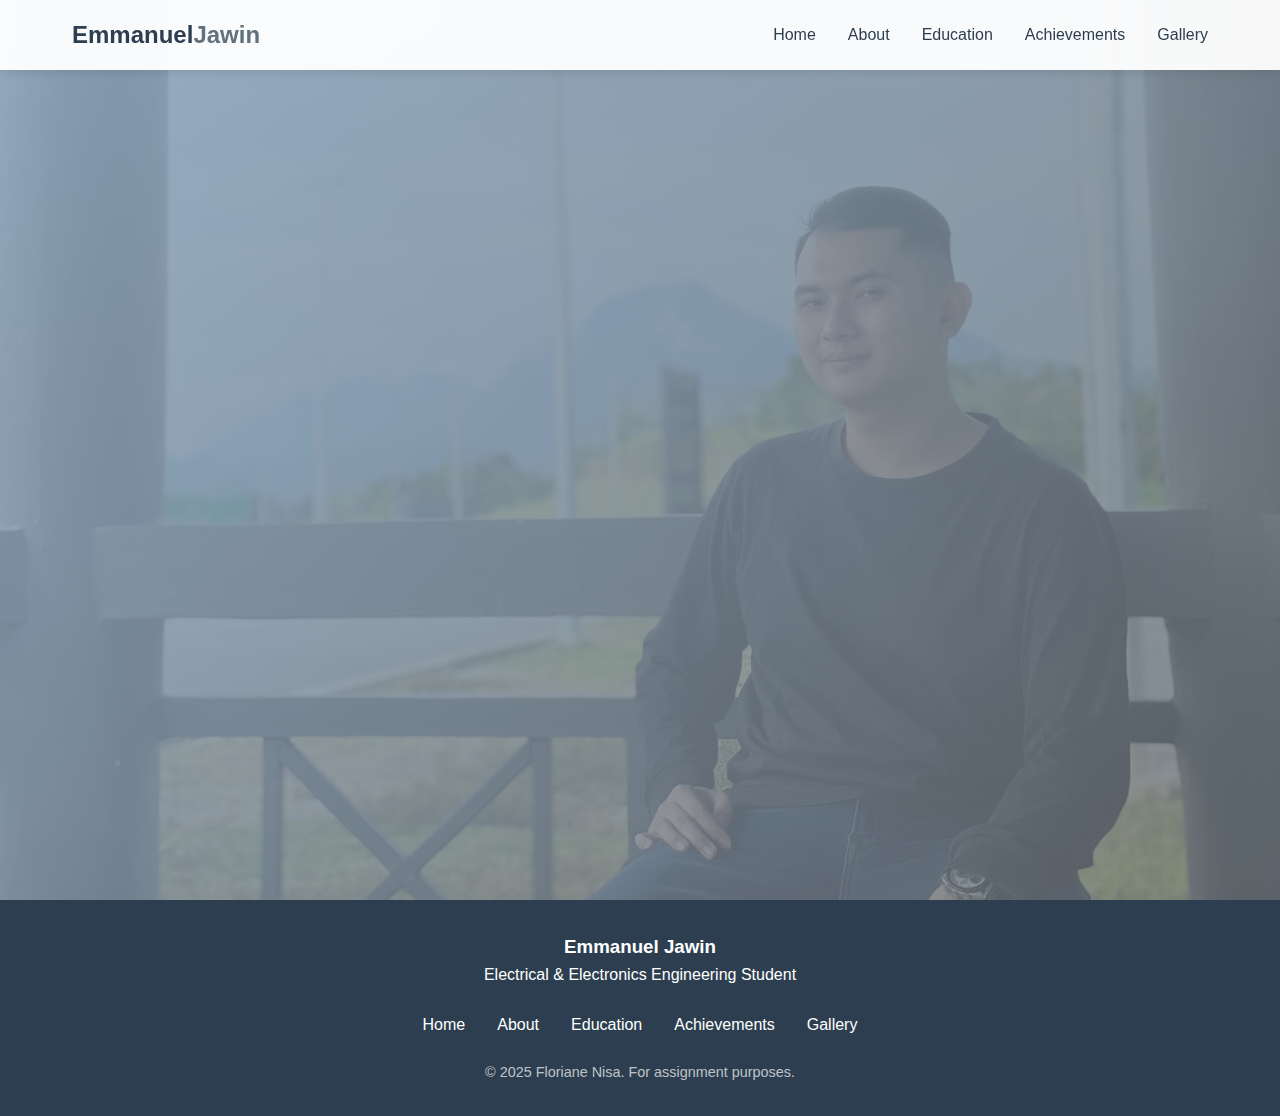
<file: index.html>
<!DOCTYPE html>
<html><head><meta charset="utf-8"/><meta content="width=device-width, initial-scale=1.0" name="viewport"/><title>Emmanuel - Home</title><link href="style.css" rel="stylesheet"/><link href="https://cdnjs.cloudflare.com/ajax/libs/font-awesome/6.4.0/css/all.min.css" rel="stylesheet"/></head><body><nav id="navbar">
<div class="nav-container">
<a class="logo" href="index.html">Emmanuel<span>Jawin</span></a>
<button class="mobile-menu-btn" id="mobileMenuBtn">
<i class="fas fa-bars"></i>
</button>
<ul class="nav-links" id="navLinks">
<li><a href="index.html">Home</a></li>
<li><a href="about.html">About</a></li>
<li><a href="education.html">Education</a></li>
<li><a href="achievements.html">Achievements</a></li>
<li><a href="gallery.html">Gallery</a></li>

</ul>
</div>
</nav><section class="hero" id="home">
<div class="hero-content">
<h1>Emmanuel Jawin</h1>
<h2>Electrical &amp; Electronics Engineering Student</h2>
<p>Bachelor of Electrical and Electronics Engineering with Honours student with current CGPA of 3.40, passionate about applying theoretical knowledge to real-world engineering challenges.</p>
<div>
<a class="btn btn-outline" href="about.html">Learn More</a>
</div>
<div class="social-icons">
<a href="#"><i class="fab fa-linkedin"></i></a>
<a href="#"><i class="fab fa-github"></i></a>
<a href="#"><i class="fab fa-twitter"></i></a>
<a href="mailto:emmanueljawin@gmail.com"><i class="fas fa-envelope"></i></a>
</div>
</div>
</section><footer>
<div class="footer-content">
<h3>Emmanuel Jawin</h3>
<p>Electrical &amp; Electronics Engineering Student</p>
<ul class="footer-links">
<li><a href="index.html">Home</a></li>
<li><a href="about.html">About</a></li>
<li><a href="education.html">Education</a></li>
<li><a href="achievements.html">Achievements</a></li>
<li><a href="gallery.html">Gallery</a></li> 
</ul>
<p class="copyright">© 2025 Floriane Nisa. For assignment purposes.</p>
</div>
</footer><a class="back-to-top" href="index.html" id="backToTop">
<i class="fas fa-arrow-up"></i>
</a><script src="script.js"></script></body></html>
</file>
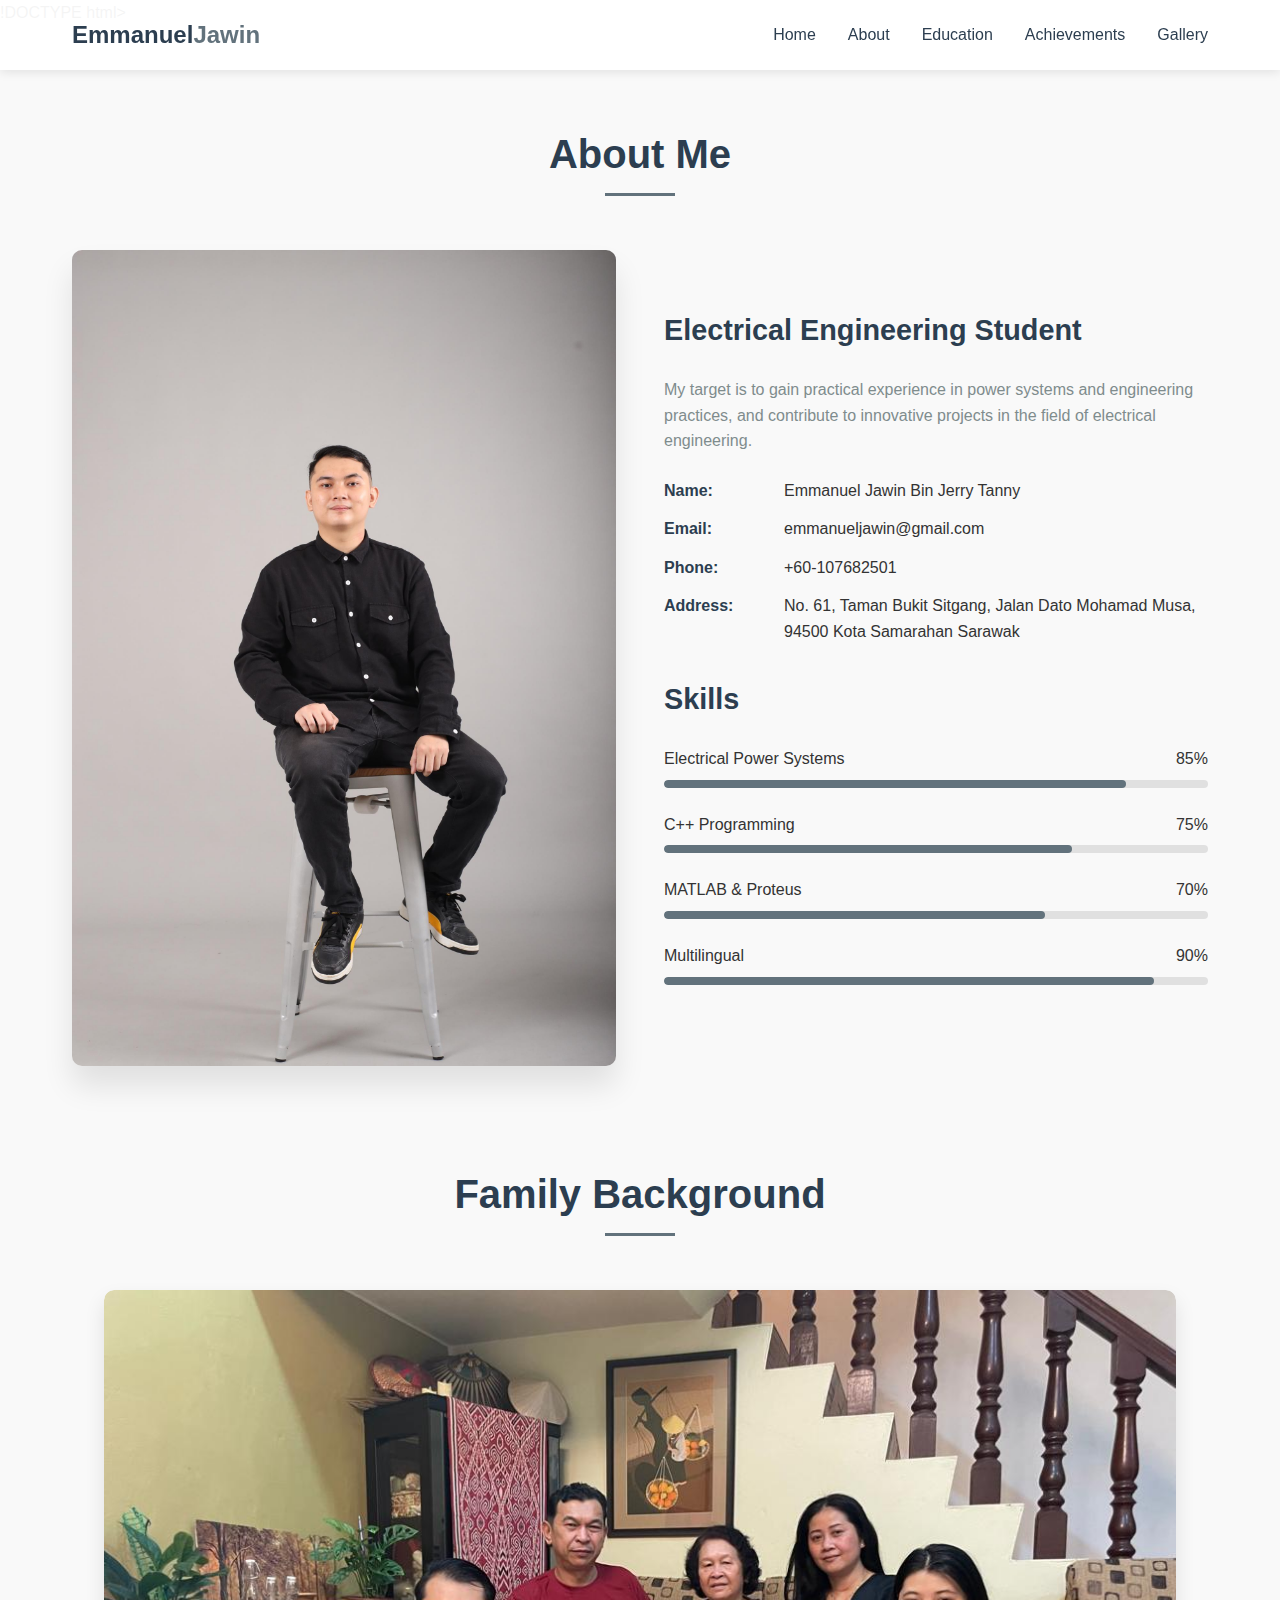
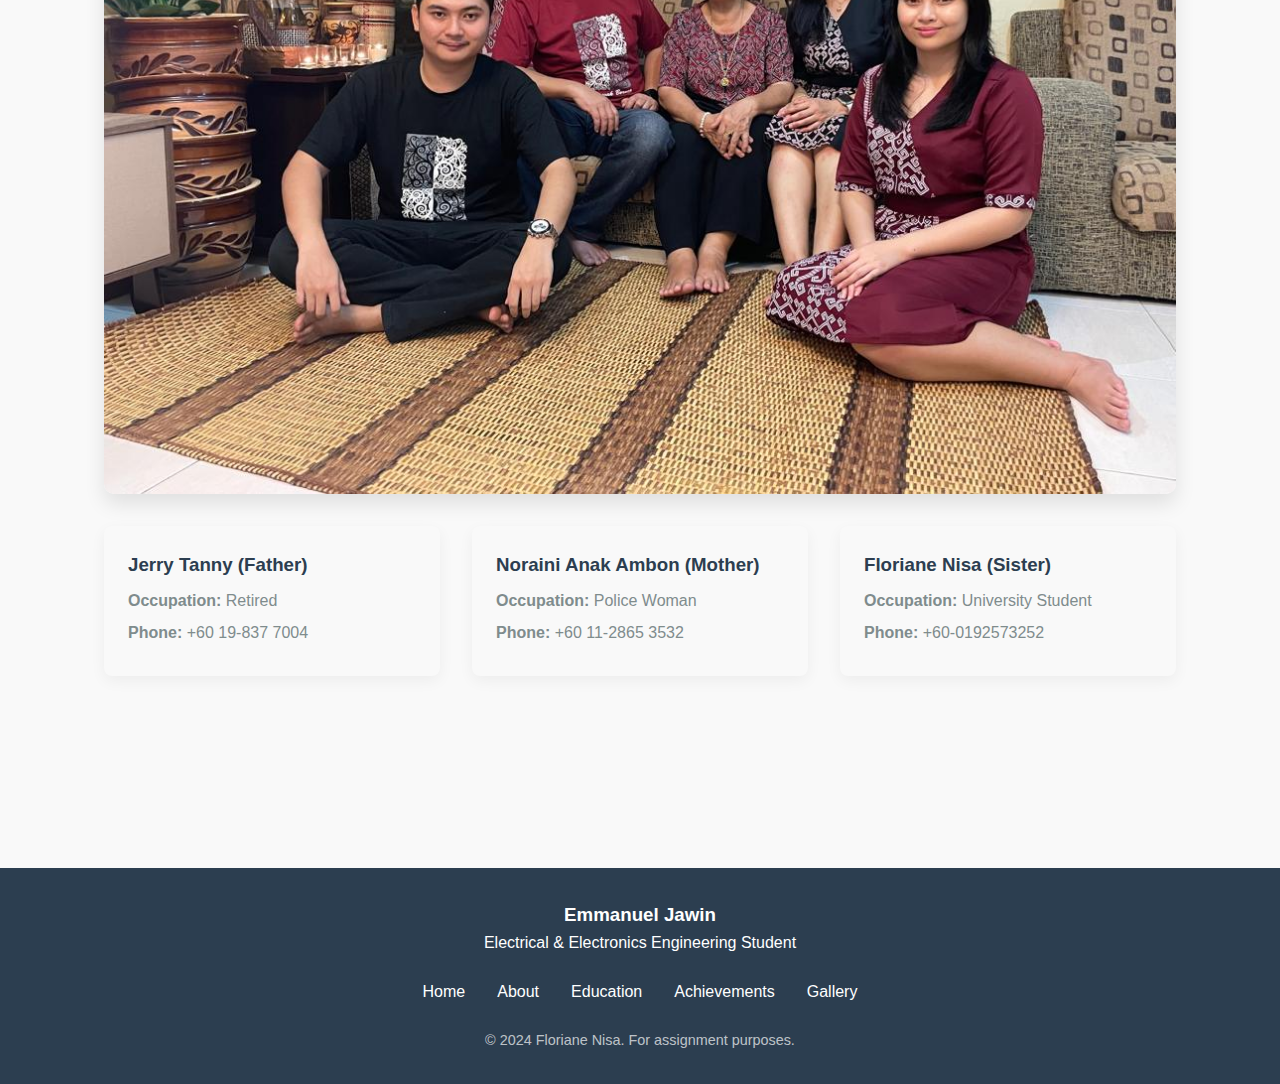
<file: about.html>
!DOCTYPE html>
<html><head><meta charset="utf-8"/><meta content="width=device-width, initial-scale=1.0" name="viewport"/><title>Emmanuel - About</title><link href="style.css" rel="stylesheet"/><link href="https://cdnjs.cloudflare.com/ajax/libs/font-awesome/6.4.0/css/all.min.css" rel="stylesheet"/></head><body><nav id="navbar">
<div class="nav-container">
<a class="logo" href="index.html">Emmanuel<span>Jawin</span></a>
<button class="mobile-menu-btn" id="mobileMenuBtn">
<i class="fas fa-bars"></i>
</button>
<ul class="nav-links" id="navLinks">
<li><a href="index.html">Home</a></li>
<li><a href="about.html">About</a></li>
<li><a href="education.html">Education</a></li>
<li><a href="achievements.html">Achievements</a></li>
<li><a href="gallery.html">Gallery</a></li>
</ul>
</div>
</nav><section class="section" id="about">
<div class="section-title">
<h2>About Me</h2>
</div>
<div class="about-content">
<div class="about-img">
<img alt="Emmanuel Jawin" src="media/about-nuel.jpg">
</div>
<div class="about-text">
<h3>Electrical Engineering Student</h3>
<p>My target is to gain practical experience in power systems and engineering practices, and contribute to innovative projects in the field of electrical engineering.</p>
<ul class="info-list">
<li><strong>Name:</strong> Emmanuel Jawin Bin Jerry Tanny</li>
<li><strong>Email:</strong> emmanueljawin@gmail.com</li>
<li><strong>Phone:</strong> +60-107682501</li>
<li><strong>Address:</strong> No. 61, Taman Bukit Sitgang, Jalan Dato Mohamad Musa, 94500 Kota Samarahan Sarawak</li>
</ul>
<div class="skills">
<h3>Skills</h3>
<div class="skill-item">
<div class="skill-name">
<span>Electrical Power Systems</span>
<span>85%</span>
</div>
<div class="skill-bar">
<div class="skill-progress" style="width: 85%"></div>
</div>
</div>
<div class="skill-item">
<div class="skill-name">
<span>C++ Programming</span>
<span>75%</span>
</div>
<div class="skill-bar">
<div class="skill-progress" style="width: 75%"></div>
</div>
</div>
<div class="skill-item">
<div class="skill-name">
<span>MATLAB &amp; Proteus</span>
<span>70%</span>
</div>
<div class="skill-bar">
<div class="skill-progress" style="width: 70%"></div>
</div>
</div>
<div class="skill-item">
<div class="skill-name">
<span>Multilingual</span>
<span>90%</span>
</div>
<div class="skill-bar">
<div class="skill-progress" style="width: 90%"></div>
</div>
</div>
</div>
</div>
</div>
<!-- Family Background Section -->
<section class="section family" id="family">
  <div class="section-title">
    <h2>Family Background</h2>
  </div>

  <div class="family-content">
    <div class="family-photo">
      <img src="media/photo-family.jpg" alt="Family Photo" />
    </div>

    <div class="family-members">
      <div class="member-card">
        <h3>Jerry Tanny (Father)</h3>
        <p><strong>Occupation:</strong> Retired</p>
        <p><strong>Phone:</strong> +60 19-837 7004</p>
      </div>

      <div class="member-card">
        <h3>Noraini Anak Ambon (Mother)</h3>
        <p><strong>Occupation:</strong> Police Woman</p>
        <p><strong>Phone:</strong> +60 11-2865 3532</p>
      </div>

      <div class="member-card">
        <h3>Floriane Nisa (Sister)</h3>
        <p><strong>Occupation:</strong> University Student</p>
        <p><strong>Phone:</strong> +60-0192573252</p>
      </div>
    </div>
  </div>
</section>
</section><footer>
<div class="footer-content">
<h3>Emmanuel Jawin</h3>
<p>Electrical &amp; Electronics Engineering Student</p>
<ul class="footer-links">
<li><a href="index.html">Home</a></li>
<li><a href="about.html">About</a></li>
<li><a href="education.html">Education</a></li>
<li><a href="achievements.html">Achievements</a></li>
<li><a href="gallery.html">Gallery</a></li>
</ul>
<p class="copyright">© 2024 Floriane Nisa. For assignment purposes.</p>
</div>
</footer><a class="back-to-top" href="index.html" id="backToTop">
<i class="fas fa-arrow-up"></i>
</a><script src="script.js"></script></body></html>
</file>
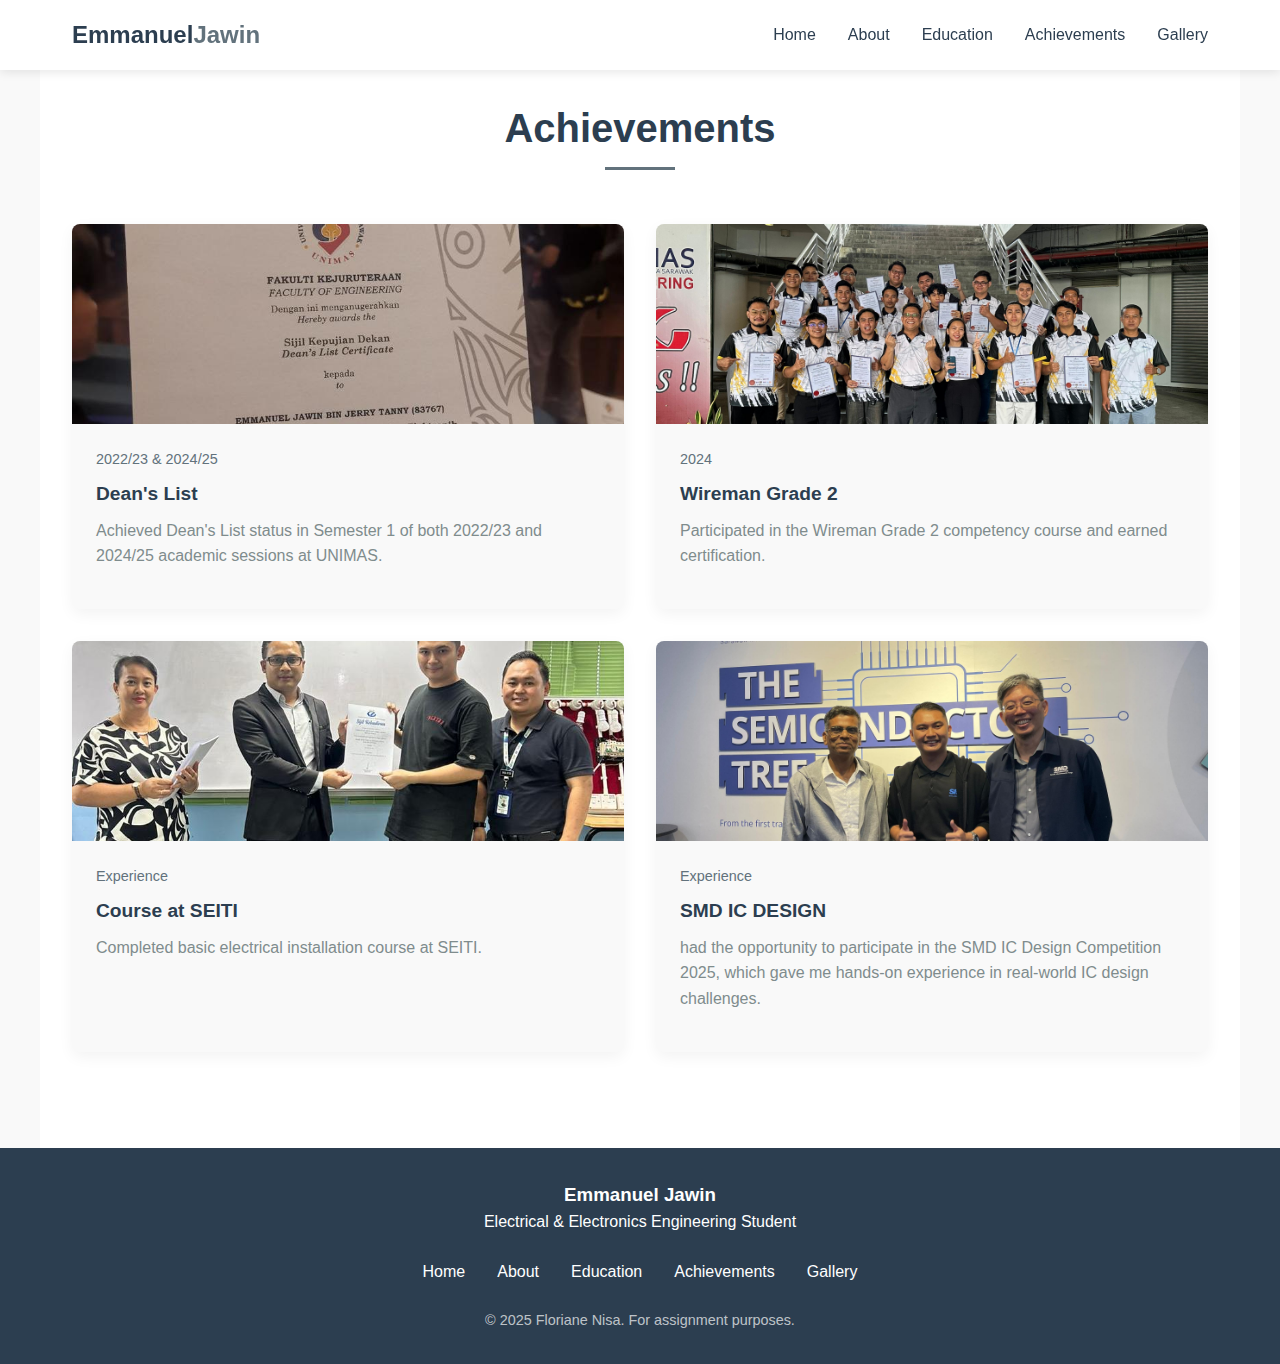
<file: achievements.html>
<!DOCTYPE html>
<html><head><meta charset="utf-8"/><meta content="width=device-width, initial-scale=1.0" name="viewport"/><title>Emmanuel - Achievements</title><link href="style.css" rel="stylesheet"/><link href="https://cdnjs.cloudflare.com/ajax/libs/font-awesome/6.4.0/css/all.min.css" rel="stylesheet"/></head><body><nav id="navbar">
<div class="nav-container">
<a class="logo" href="index.html">Emmanuel<span>Jawin</span></a>
<button class="mobile-menu-btn" id="mobileMenuBtn">
<i class="fas fa-bars"></i>
</button>
<ul class="nav-links" id="navLinks">
<li><a href="index.html">Home</a></li>
<li><a href="about.html">About</a></li>
<li><a href="education.html">Education</a></li>
<li><a href="achievements.html">Achievements</a></li>
<li><a href="gallery.html">Gallery</a></li>

</ul>
</div>
</nav><section class="section achievements" id="achievements">
<div class="section-title">
<h2>Achievements</h2>
</div>
<div class="achievement-container">

  <div class="achievement-card">
    <div class="achievement-img">
      <img alt="Dean's List" src="media/achievement-dean.jpg" />
    </div>
    <div class="achievement-content">
      <div class="achievement-date">2022/23 & 2024/25</div>
      <h3 class="achievement-title">Dean's List</h3>
      <p class="achievement-text">Achieved Dean's List status in Semester 1 of both 2022/23 and 2024/25 academic sessions at UNIMAS.</p>
    </div>
  </div>

  <div class="achievement-card">
    <div class="achievement-img">
      <img alt="Wireman Grade 2" src="media/achievement-wiremen.jpg" />
    </div>
    <div class="achievement-content">
      <div class="achievement-date">2024</div>
      <h3 class="achievement-title">Wireman Grade 2</h3>
      <p class="achievement-text">Participated in the Wireman Grade 2 competency course and earned certification.</p>
    </div>
  </div>

  <div class="achievement-card">
    <div class="achievement-img">
      <img alt="SEITI" src="media/achievement-seiti.jpg" />
    </div>
    <div class="achievement-content">
      <div class="achievement-date">Experience</div>
      <h3 class="achievement-title">Course at SEITI</h3>
      <p class="achievement-text">Completed basic electrical installation course at SEITI.</p>
    </div>
  </div>

  <div class="achievement-card">
    <div class="achievement-img">
      <img alt="SMD IC DESIGN" src="media/achievement-smd.jpg" />
    </div>
    <div class="achievement-content">
      <div class="achievement-date">Experience</div>
      <h3 class="achievement-title">SMD IC DESIGN</h3>
      <p class="achievement-text">had the opportunity to participate in the SMD IC Design Competition 2025, which gave me hands-on experience in real-world IC design challenges.</p>
    </div>
  </div>

</div>

</section><footer>
<div class="footer-content">
<h3>Emmanuel Jawin</h3>
<p>Electrical &amp; Electronics Engineering Student</p>
<ul class="footer-links">
<li><a href="index.html">Home</a></li>
<li><a href="about.html">About</a></li>
<li><a href="education.html">Education</a></li>
<li><a href="achievements.html">Achievements</a></li>
<li><a href="gallery.html">Gallery</a></li>

</ul>
<p class="copyright">© 2025 Floriane Nisa. For assignment purposes.</p>
</div>
</footer><a class="back-to-top" href="index.html" id="backToTop">
<i class="fas fa-arrow-up"></i>
</a><script src="script.js"></script></body></html>
</file>
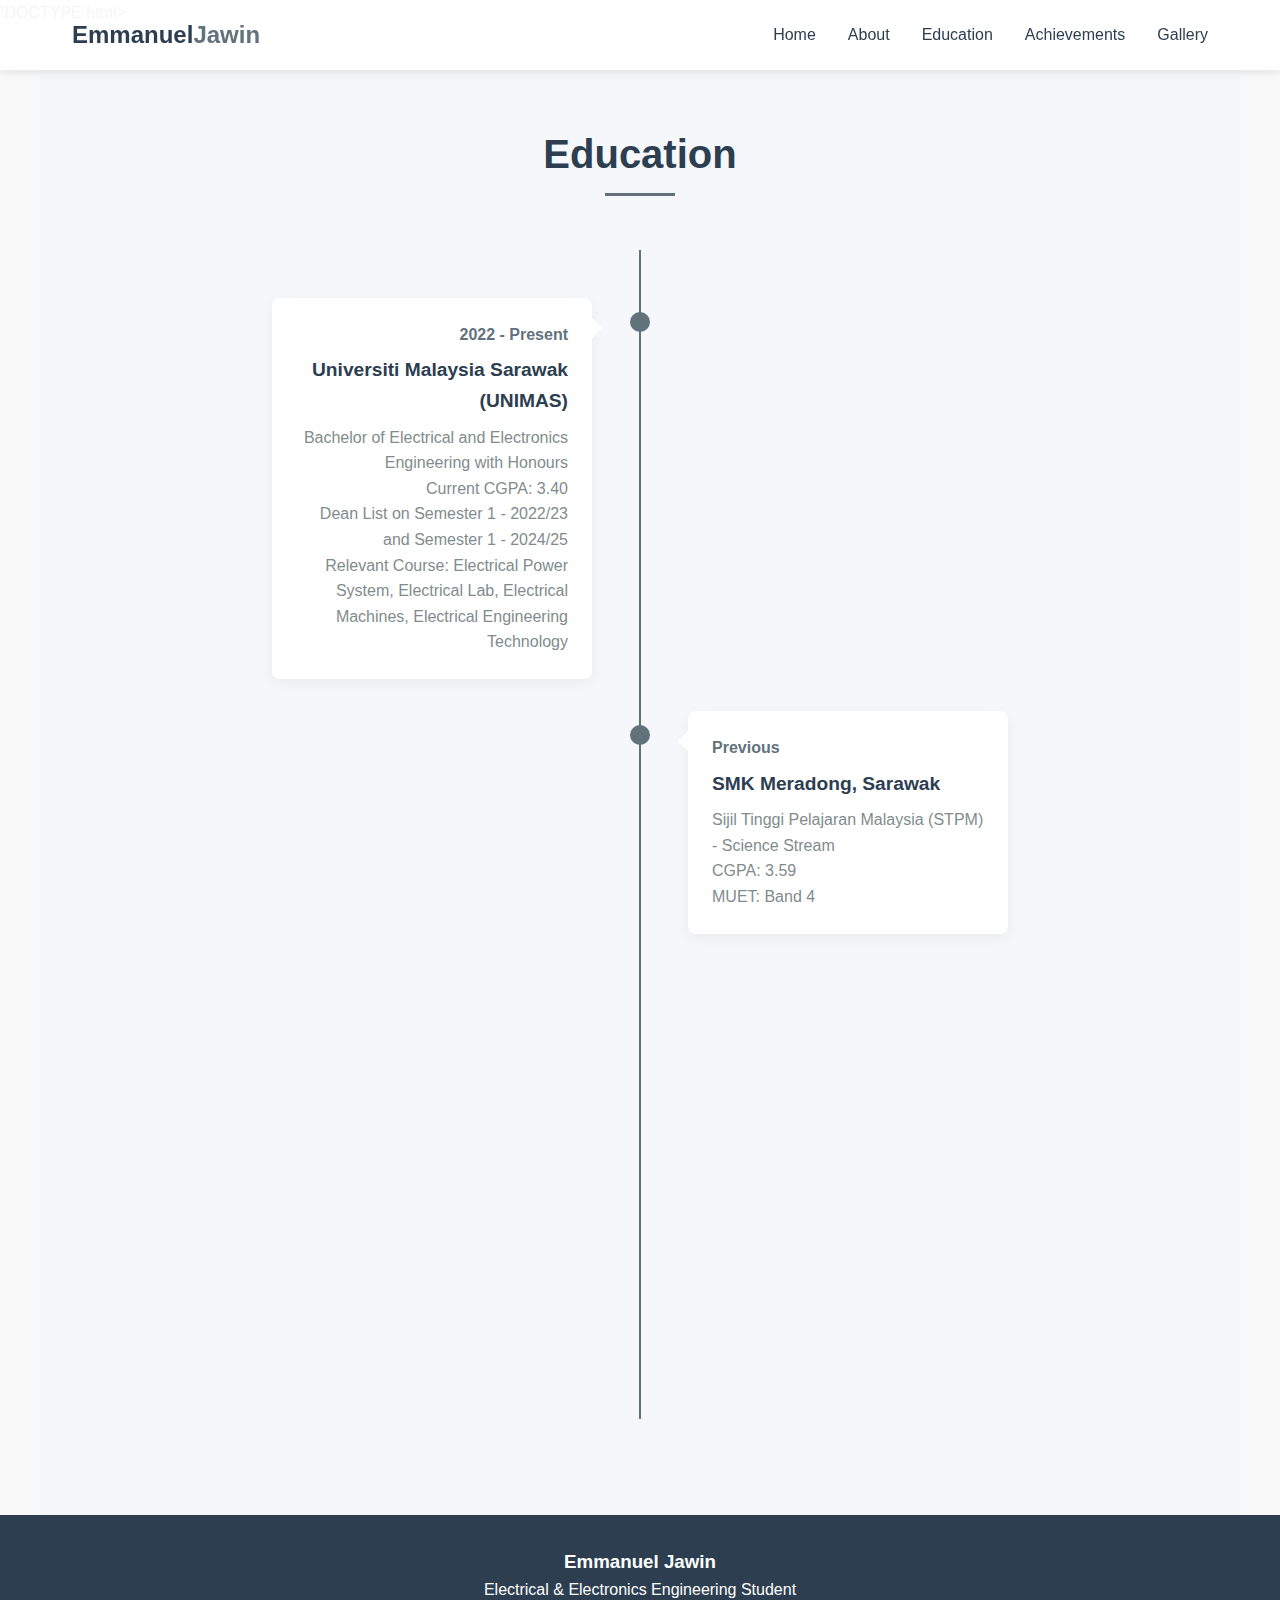
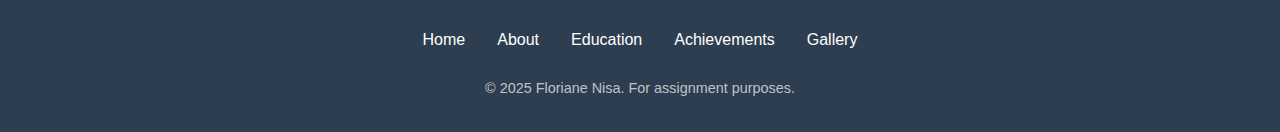
<file: education.html>
!DOCTYPE html>
<html><head><meta charset="utf-8"/><meta content="width=device-width, initial-scale=1.0" name="viewport"/><title>Emmanuel - Education</title><link href="style.css" rel="stylesheet"/><link href="https://cdnjs.cloudflare.com/ajax/libs/font-awesome/6.4.0/css/all.min.css" rel="stylesheet"/></head><body><nav id="navbar">
<div class="nav-container">
<a class="logo" href="index.html">Emmanuel<span>Jawin</span></a>
<button class="mobile-menu-btn" id="mobileMenuBtn">
<i class="fas fa-bars"></i>
</button>
<ul class="nav-links" id="navLinks">
<li><a href="index.html">Home</a></li>
<li><a href="about.html">About</a></li>
<li><a href="education.html">Education</a></li>
<li><a href="achievements.html">Achievements</a></li>
<li><a href="gallery.html">Gallery</a></li>
</ul>
</div>
</nav><section class="section education" id="education">
<div class="section-title">
<h2>Education</h2>
</div>
<div class="timeline">
<div class="timeline-item">
<div class="timeline-circle"></div>
<div class="timeline-content">
<div class="timeline-date">2022 - Present</div>
<h3 class="timeline-title">Universiti Malaysia Sarawak (UNIMAS)</h3>
<p class="timeline-text">Bachelor of Electrical and Electronics Engineering with Honours<br/>
                    Current CGPA: 3.40<br/>
                    Dean List on Semester 1 - 2022/23 and Semester 1 - 2024/25<br/>
                    Relevant Course: Electrical Power System, Electrical Lab, Electrical Machines, Electrical Engineering Technology</p>
</div>
</div>
<div class="timeline-item">
<div class="timeline-circle"></div>
<div class="timeline-content">
<div class="timeline-date">Previous</div>
<h3 class="timeline-title">SMK Meradong, Sarawak</h3>
<p class="timeline-text">Sijil Tinggi Pelajaran Malaysia (STPM) - Science Stream<br/>
                    CGPA: 3.59<br/>
                    MUET: Band 4</p>
</div>
</div>
<div class="timeline-item">
<div class="timeline-circle"></div>
<div class="timeline-content">
<div class="timeline-date">June 2024</div>
<h3 class="timeline-title">Sarawak Electrical Industry Training Institute (SEITI)</h3>
<p class="timeline-text">Basic Electrical Installation for Beginners</p>
</div>
</div>
<div class="timeline-item">
<div class="timeline-circle"></div>
<div class="timeline-content">
<div class="timeline-date">November 2024</div>
<h3 class="timeline-title">UNIMAS Business School</h3>
<p class="timeline-text">Wireman Grade 2 (Single Phase) Competency Course</p>
</div>
</div>
</div>
</section><footer>
<div class="footer-content">
<h3>Emmanuel Jawin</h3>
<p>Electrical &amp; Electronics Engineering Student</p>
<ul class="footer-links">
<li><a href="index.html">Home</a></li>
<li><a href="about.html">About</a></li>
<li><a href="education.html">Education</a></li>
<li><a href="achievements.html">Achievements</a></li>
<li><a href="gallery.html">Gallery</a></li>
</ul>
<p class="copyright">© 2025 Floriane Nisa. For assignment purposes.</p>
</div>
</footer><a class="back-to-top" href="index.html" id="backToTop">
<i class="fas fa-arrow-up"></i>
</a><script src="script.js"></script></body></html>
</file>
<file: style.css>
:root {
            --primary: #2c3e50;
            --secondary: #62727c;
            --accent: #e74c3c;
            --light: #ecf0f1;
            --dark: #2c3e50;
            --text: #333;
            --text-light: #7f8c8d;
        }
        
        * {
            margin: 0;
            padding: 0;
            box-sizing: border-box;
            font-family: 'Segoe UI', Tahoma, Geneva, Verdana, sans-serif;
        }
        
        body {
            background-color: #f9f9f9;
            color: var(--text);
            line-height: 1.6;
            overflow-x: hidden;
        }
        
        /* Smooth scroll behavior */
        html {
            scroll-behavior: smooth;
        }
        
        /* Navigation */
        nav {
            position: fixed;
            top: 0;
            left: 0;
            width: 100%;
            background-color: rgba(255, 255, 255, 0.95);
            box-shadow: 0 2px 10px rgba(0, 0, 0, 0.1);
            z-index: 1000;
            transition: all 0.3s ease;
        }
        
        nav.scrolled {
            background-color: rgba(44, 62, 80, 0.95);
        }
        
        nav.scrolled a {
            color: white;
        }
        
        nav.scrolled a:hover {
            color: var(--secondary);
        }
        
        .nav-container {
            display: flex;
            justify-content: space-between;
            align-items: center;
            max-width: 1200px;
            margin: 0 auto;
            padding: 1rem 2rem;
        }
        
        .logo {
            font-size: 1.5rem;
            font-weight: 700;
            color: var(--primary);
            text-decoration: none;
            display: flex;
            align-items: center;
        }
        
        .logo span {
            color: var(--secondary);
        }
        
        .nav-links {
            display: flex;
            list-style: none;
        }
        
        .nav-links li {
            margin-left: 2rem;
        }
        
        .nav-links a {
            text-decoration: none;
            color: var(--primary);
            font-weight: 500;
            transition: color 0.3s ease;
            position: relative;
        }
        
        .nav-links a:hover {
            color: var(--secondary);
        }
        
        .nav-links a::after {
            content: '';
            position: absolute;
            width: 0;
            height: 2px;
            background: var(--secondary);
            bottom: -5px;
            left: 0;
            transition: width 0.3s ease;
        }
        
        .nav-links a:hover::after {
            width: 100%;
        }
        
        .mobile-menu-btn {
            display: none;
            background: none;
            border: none;
            font-size: 1.5rem;
            cursor: pointer;
            color: var(--primary);
        }
        
        /* Hero Section */
        .hero {
            height: 100vh;
            display: flex;
            align-items: center;
            background: linear-gradient(135deg, rgba(142, 166, 189, 0.9), rgba(106, 112, 116, 0.8)), url('media/background-nuel.jpg') no-repeat center center/cover;
            text-align: center;
            padding: 0 2rem;
            position: relative;
            overflow: hidden;
        }
        
        .hero-content {
            max-width: 1200px;
            margin: 0 auto;
            width: 100%;
            opacity: 0;
            transform: translateY(20px);
            animation: fadeInUp 1s ease forwards 0.5s;
        }
        
        .hero h1 {
            font-size: 3.5rem;
            margin-bottom: 1rem;
            font-weight: 700;
        }
        
        .hero h2 {
            font-size: 1.8rem;
            margin-bottom: 2rem;
            font-weight: 400;
            color: rgba(255, 255, 255, 0.9);
        }
        
        .hero p {
            font-size: 1.2rem;
            max-width: 800px;
            margin: 0 auto 2rem;
            color: rgba(255, 255, 255, 0.8);
        }
        
        .btn {
            display: inline-block;
            background: var(--secondary);
            color: white;
            padding: 0.8rem 2rem;
            border-radius: 50px;
            text-decoration: none;
            font-weight: 500;
            transition: all 0.3s ease;
            border: 2px solid var(--secondary);
            margin: 0.5rem;
        }
        
        .btn:hover {
            background: transparent;
            color: white;
            transform: translateY(-3px);
            box-shadow: 0 10px 20px rgba(0, 0, 0, 0.1);
        }
        
        .btn-outline {
            background: transparent;
            border: 2px solid white;
        }
        
        .btn-outline:hover {
            background: white;
            color: var(--primary);
        }
        
        .social-icons {
            margin-top: 2rem;
        }
        
        .social-icons a {
            color: white;
            font-size: 1.5rem;
            margin: 0 0.5rem;
            transition: all 0.3s ease;
            display: inline-block;
        }
        
        .social-icons a:hover {
            color: var(--secondary);
            transform: translateY(-5px);
        }
        
        /* About Section */
        .section {
            padding: 6rem 2rem;
            max-width: 1200px;
            margin: 0 auto;
        }
        
        .section-title {
            text-align: center;
            margin-bottom: 4rem;
            position: relative;
        }
        
        .section-title h2 {
            font-size: 2.5rem;
            color: var(--primary);
            font-weight: 700;
            display: inline-block;
            position: relative;
        }
        
        .section-title h2::after {
            content: '';
            position: absolute;
            width: 70px;
            height: 3px;
            background: var(--secondary);
            bottom: -10px;
            left: 50%;
            transform: translateX(-50%);
        }
        
        .about-content {
            display: flex;
            flex-wrap: wrap;
            align-items: center;
            gap: 3rem;
        }
        
        .about-img {
            flex: 1;
            min-width: 300px;
            border-radius: 10px;
            overflow: hidden;
            box-shadow: 0 20px 30px rgba(0, 0, 0, 0.1);
            transition: all 0.5s ease;
        }
        
        .about-img:hover {
            transform: translateY(-10px);
            box-shadow: 0 30px 40px rgba(0, 0, 0, 0.15);
        }
        
        .about-img img {
            width: 100%;
            height: auto;
            display: block;
            transition: transform 0.5s ease;
        }
        
        .about-img:hover img {
            transform: scale(1.05);
        }
        
        .about-text {
            flex: 1;
            min-width: 300px;
        }
        
        .about-text h3 {
            font-size: 1.8rem;
            margin-bottom: 1.5rem;
            color: var(--primary);
        }
        
        .about-text p {
            margin-bottom: 1.5rem;
            color: var(--text-light);
        }
        
        .info-list {
            list-style: none;
            margin-bottom: 2rem;
        }
        
        .info-list li {
            margin-bottom: 0.8rem;
            display: flex;
        }
        
        .info-list li strong {
            min-width: 120px;
            display: inline-block;
            color: var(--primary);
            font-weight: 600;
        }
        
        .skills {
            margin-top: 2rem;
        }
        
        .skill-item {
            margin-bottom: 1.5rem;
        }
        
        .skill-name {
            display: flex;
            justify-content: space-between;
            margin-bottom: 0.5rem;
        }
        
        .skill-bar {
            height: 8px;
            background: #e0e0e0;
            border-radius: 4px;
            overflow: hidden;
        }
        
        .skill-progress {
            height: 100%;
            background: var(--secondary);
            border-radius: 4px;
            position: relative;
            width: 0;
            transition: width 1.5s ease;
        }
        /* Family Section */
/* Family Section */
.family-content {
  display: flex;
  flex-direction: column;
  gap: 2rem;
}

.family-photo {
  overflow: hidden;
  border-radius: 10px;
  box-shadow: 0 10px 20px rgba(0, 0, 0, 0.1);
  transition: transform 0.4s ease, box-shadow 0.4s ease;
}

.family-photo img {
  width: 100%;
  display: block;
  transition: transform 0.4s ease;
  border-radius: 10px;
}

.family-photo:hover {
  transform: translateY(-5px);
  box-shadow: 0 20px 40px rgba(0, 0, 0, 0.2);
}

.family-photo:hover img {
  transform: scale(1.05);
}

.family-members {
  display: grid;
  grid-template-columns: repeat(auto-fit, minmax(280px, 1fr));
  gap: 2rem;
}

.member-card {
  background: #f9f9f9;
  padding: 1.5rem;
  border-radius: 8px;
  box-shadow: 0 5px 15px rgba(0,0,0,0.05);
  transition: transform 0.3s ease, box-shadow 0.3s ease;
  cursor: default;
}

.member-card:hover {
  transform: translateY(-10px);
  box-shadow: 0 15px 30px rgba(0, 0, 0, 0.1);
}

.member-card h3 {
  color: var(--primary);
  margin-bottom: 0.5rem;
}

.member-card p {
  margin-bottom: 0.4rem;
  color: var(--text-light);
}
        /* Education Section */
        .education {
            background: #f5f7fa;
        }
        
        .timeline {
            position: relative;
            max-width: 800px;
            margin: 0 auto;
            padding: 2rem 0;
        }
        
        .timeline::before {
            content: '';
            position: absolute;
            width: 2px;
            background: var(--secondary);
            top: 0;
            bottom: 0;
            left: 50%;
            margin-left: -1px;
        }
        
        .timeline-item {
            padding: 1rem 2rem;
            position: relative;
            width: 50%;
            opacity: 0;
            transform: translateY(20px);
            transition: all 0.5s ease;
        }
        
        .timeline-item.visible {
            opacity: 1;
            transform: translateY(0);
        }
        
        .timeline-item:nth-child(odd) {
            left: 0;
            text-align: right;
            padding-right: 3rem;
        }
        
        .timeline-item:nth-child(even) {
            left: 50%;
            padding-left: 3rem;
        }
        
        .timeline-content {
            padding: 1.5rem;
            background: white;
            border-radius: 8px;
            box-shadow: 0 5px 15px rgba(0, 0, 0, 0.05);
            position: relative;
        }
        
        .timeline-item:nth-child(odd) .timeline-content::after {
            content: '';
            position: absolute;
            right: -10px;
            top: 20px;
            width: 0;
            height: 0;
            border-top: 10px solid transparent;
            border-bottom: 10px solid transparent;
            border-left: 10px solid white;
        }
        
        .timeline-item:nth-child(even) .timeline-content::after {
            content: '';
            position: absolute;
            left: -10px;
            top: 20px;
            width: 0;
            height: 0;
            border-top: 10px solid transparent;
            border-bottom: 10px solid transparent;
            border-right: 10px solid white;
        }
        
        .timeline-date {
            color: var(--secondary);
            font-weight: 600;
            margin-bottom: 0.5rem;
        }
        
        .timeline-title {
            font-size: 1.2rem;
            margin-bottom: 0.5rem;
            color: var(--primary);
        }
        
        .timeline-text {
            color: var(--text-light);
        }
        
        .timeline-circle {
            position: absolute;
            width: 20px;
            height: 20px;
            border-radius: 50%;
            background: var(--secondary);
            top: 30px;
            z-index: 1;
        }
        
        .timeline-item:nth-child(odd) .timeline-circle {
            right: -10px;
        }
        
        .timeline-item:nth-child(even) .timeline-circle {
            left: -10px;
        }
        
        /* Achievements Section */
        .achievements {
            background: white;
        }
        
        .achievement-container {
            display: grid;
            grid-template-columns: repeat(2, 2fr);
            gap: 2rem;
        }
        
        .achievement-card {
            background: #f9f9f9;
            border-radius: 8px;
            overflow: hidden;
            box-shadow: 0 5px 15px rgba(0, 0, 0, 0.05);
            transition: all 0.3s ease;
            opacity: 0;
            transform: translateY(20px);
        }
        
        .achievement-card.visible {
            opacity: 1;
            transform: translateY(0);
        }
        
        .achievement-card:hover {
            transform: translateY(-10px);
            box-shadow: 0 15px 30px rgba(0, 0, 0, 0.1);
        }
        
        .achievement-img {
            height: 200px;
            overflow: hidden;
        }
        
        .achievement-img img {
            width: 100%;
            height: 100%;
            object-fit: cover;
            transition: transform 0.5s ease;
        }
        
        .achievement-card:hover .achievement-img img {
            transform: scale(1.1);
        }
        
        .achievement-content {
            padding: 1.5rem;
        }
        
        .achievement-date {
            color: var(--secondary);
            font-size: 0.9rem;
            margin-bottom: 0.5rem;
        }
        
        .achievement-title {
            font-size: 1.2rem;
            margin-bottom: 0.5rem;
            color: var(--primary);
        }
        
        .achievement-text {
            color: var(--text-light);
            margin-bottom: 1rem;
        }
        
        /* Gallery Section */
        .gallery {
            background: #f5f7fa;
        }
        
        .gallery-container {
            display: grid;
            grid-template-columns: repeat(auto-fill, minmax(250px, 1fr));
            gap: 1.5rem;
        }
        
   .gallery-item {
  position: relative;
  border-radius: 8px;
  overflow: hidden;
  box-shadow: 0 5px 15px rgba(0, 0, 0, 0.1);
  transition: all 0.3s ease;
  height: auto; /* allow content to define height */
  opacity: 0;
  transform: scale(0.9);
}
        
        .gallery-item.visible {
            opacity: 1;
            transform: scale(1);
        }
        
        .gallery-item:hover {
            transform: scale(1.05);
            box-shadow: 0 10px 25px rgba(0, 0, 0, 0.2);
        }
        
.gallery-img {
  width: 100%;
  height: 180px;
  object-fit: cover;
  transition: transform 0.3s ease;
  display: block;
  border-radius: 8px;
}
        
        .gallery-item:hover .gallery-img {
            transform: scale(1.1);
        }
        
        .gallery-overlay {
            position: absolute;
            top: 0;
            left: 0;
            width: 100%;
            height: 100%;
            background: rgba(44, 62, 80, 0.7);
            display: flex;
            justify-content: center;
            align-items: center;
            opacity: 0;
            transition: opacity 0.3s ease;
        }
        
        .gallery-item:hover .gallery-overlay {
            opacity: 1;
        }
        
        .gallery-icon {
            color: white;
            font-size: 2rem;
        }
        
        /* Footer */
        footer {
            background: var(--primary);
            color: white;
            text-align: center;
            padding: 2rem;
        }
        
        .footer-content {
            max-width: 1200px;
            margin: 0 auto;
        }
        
        .footer-links {
            display: flex;
            justify-content: center;
            list-style: none;
            margin: 1.5rem 0;
        }
        
        .footer-links li {
            margin: 0 1rem;
        }
        
        .footer-links a {
            color: white;
            text-decoration: none;
            transition: color 0.3s ease;
        }
        
        .footer-links a:hover {
            color: var(--secondary);
        }
        
        .copyright {
            color: rgba(255, 255, 255, 0.7);
            font-size: 0.9rem;
        }

        .lightbox {
  display: none;
  position: fixed;
  z-index: 10000;
  top: 0;
  left: 0;
  width: 100%;
  height: 100%;
  background: rgba(0,0,0,0.9);
  justify-content: center;
  align-items: center;
}

.lightbox-content img,
.lightbox-content video {
  width: auto;
  max-width: 800px;
  height: auto;
  max-height: 500px;
  border-radius: 10px;
  box-shadow: 0 0 30px rgba(0,0,0,0.5);
}
.lightbox-content {
  overflow: auto;
  max-width: 100%;
  max-height: 100%;
}

.lightbox-close {
  position: absolute;
  top: 30px;
  right: 50px;
  font-size: 3rem;
  color: white;
  cursor: pointer;
}
        
        /* Back to top button */
        .back-to-top {
            position: fixed;
            bottom: 2rem;
            right: 2rem;
            width: 50px;
            height: 50px;
            background: var(--secondary);
            color: white;
            border-radius: 50%;
            display: flex;
            justify-content: center;
            align-items: center;
            text-decoration: none;
            font-size: 1.5rem;
            opacity: 0;
            visibility: hidden;
            transition: all 0.3s ease;
            z-index: 999;
        }
        
        .back-to-top.active {
            opacity: 1;
            visibility: visible;
        }
        
        .back-to-top:hover {
            background: #2980b9;
            transform: translateY(-5px);
        }
        
        /* Animations */
        @keyframes fadeInUp {
            from {
                opacity: 0;
                transform: translateY(20px);
            }
            to {
                opacity: 1;
                transform: translateY(0);
            }
        }
        
        /* Responsive Design */
        @media (max-width: 768px) {
            .nav-links {
                position: fixed;
                top: 70px;
                left: -100%;
                width: 100%;
                height: calc(100vh - 70px);
                background: white;
                flex-direction: column;
                align-items: center;
                padding: 2rem 0;
                transition: all 0.5s ease;
            }
            
            .nav-links.active {
                left: 0;
            }
            
            .nav-links li {
                margin: 1rem 0;
            }
            
            .mobile-menu-btn {
                display: block;
            }
            
            .hero h1 {
                font-size: 2.5rem;
            }
            
            .hero h2 {
                font-size: 1.5rem;
            }
            
            .about-content {
                flex-direction: column;
            }
            
            .timeline::before {
                left: 30px;
            }
            
            .timeline-item {
                width: 100%;
                padding-left: 70px;
                padding-right: 0;
            }
            
            .timeline-item:nth-child(odd), 
            .timeline-item:nth-child(even) {
                left: 0;
                text-align: left;
                padding-right: 0;
            }
            
            .timeline-item:nth-child(odd) .timeline-content::after,
            .timeline-item:nth-child(even) .timeline-content::after {
                left: -10px;
                right: auto;
                border-right: 10px solid white;
                border-left: none;
            }
            
            .timeline-item:nth-child(odd) .timeline-circle,
            .timeline-item:nth-child(even) .timeline-circle {
                left: 20px;
            }
        /* Contact Section */
.contact {
    background: #f5f7fa;
}

.contact-container {
    display: flex;
    flex-wrap: wrap;
    gap: 3rem;
    max-width: 1000px;
    margin: 0 auto;
}

.contact-info, .contact-form {
    flex: 1;
    min-width: 300px;
}

.contact-info h3 {
    font-size: 1.8rem;
    color: var(--primary);
    margin-bottom: 1.5rem;
}

.contact-info p {
    color: var(--text-light);
    margin-bottom: 2rem;
}

.contact-list {
    list-style: none;
    margin-bottom: 2rem;
}

.contact-list li {
    display: flex;
    align-items: center;
    margin-bottom: 1rem;
    color: var(--text-light);
}

.contact-list i {
    font-size: 1.2rem;
    color: var(--secondary);
    margin-right: 1rem;
    width: 20px;
    text-align: center;
}

.social-links {
    display: flex;
    gap: 1rem;
}

.social-links a {
    display: flex;
    align-items: center;
    justify-content: center;
    width: 40px;
    height: 40px;
    background: var(--secondary);
    color: white;
    border-radius: 50%;
    transition: all 0.3s ease;
}

.social-links a:hover {
    background: var(--primary);
    transform: translateY(-5px);
}

.form-group {
    margin-bottom: 1.5rem;
}

.form-group input,
.form-group textarea {
    width: 100%;
    padding: 0.8rem 1rem;
    border: 1px solid #ddd;
    border-radius: 4px;
    font-size: 1rem;
    transition: all 0.3s ease;
}

.form-group input:focus,
.form-group textarea:focus {
    outline: none;
    border-color: var(--secondary);
    box-shadow: 0 0 0 3px rgba(98, 114, 124, 0.2);
}

.form-group textarea {
    resize: vertical;
    min-height: 120px;
}

.btn {
    background: var(--secondary);
    color: white;
    border: none;
    padding: 0.8rem 2rem;
    border-radius: 4px;
    cursor: pointer;
    font-size: 1rem;
    font-weight: 500;
    transition: all 0.3s ease;
}

.btn:hover {
    background: var(--primary);
    transform: translateY(-3px);
    box-shadow: 0 5px 15px rgba(0, 0, 0, 0.1);
}


/* Contact Section */
.contact {
    background: #f5f7fa;
}

.contact-container {
    display: flex;
    flex-wrap: wrap;
    gap: 3rem;
    max-width: 1000px;
    margin: 0 auto;
}

.contact-info, .contact-form {
    flex: 1;
    min-width: 300px;
}

.contact-info h3 {
    font-size: 1.8rem;
    color: var(--primary);
    margin-bottom: 1.5rem;
}

.contact-info p {
    color: var(--text-light);
    margin-bottom: 2rem;
}

.contact-list {
    list-style: none;
    margin-bottom: 2rem;
}

.contact-list li {
    display: flex;
    align-items: center;
    margin-bottom: 1rem;
    color: var(--text-light);
}

.contact-list i {
    font-size: 1.2rem;
    color: var(--secondary);
    margin-right: 1rem;
    width: 20px;
    text-align: center;
}

.social-links {
    display: flex;
    gap: 1rem;
}

.social-links a {
    display: flex;
    align-items: center;
    justify-content: center;
    width: 40px;
    height: 40px;
    background: var(--secondary);
    color: white;
    border-radius: 50%;
    transition: all 0.3s ease;
}

.social-links a:hover {
    background: var(--primary);
    transform: translateY(-5px);
}

.form-group {
    margin-bottom: 1.5rem;
}

.form-group input,
.form-group textarea {
    width: 100%;
    padding: 0.8rem 1rem;
    border: 1px solid #ddd;
    border-radius: 4px;
    font-size: 1rem;
    transition: all 0.3s ease;
}

.form-group input:focus,
.form-group textarea:focus {
    outline: none;
    border-color: var(--secondary);
    box-shadow: 0 0 0 3px rgba(98, 114, 124, 0.2);
}

.form-group textarea {
    resize: vertical;
    min-height: 120px;
}

.btn {
    background: var(--secondary);
    color: white;
    border: none;
    padding: 0.8rem 2rem;
    border-radius: 4px;
    cursor: pointer;
    font-size: 1rem;
    font-weight: 500;
    transition: all 0.3s ease;
}

.btn:hover {
    background: var(--primary);
    transform: translateY(-3px);
    box-shadow: 0 5px 15px rgba(0, 0, 0, 0.1);
}
        }
</file>
